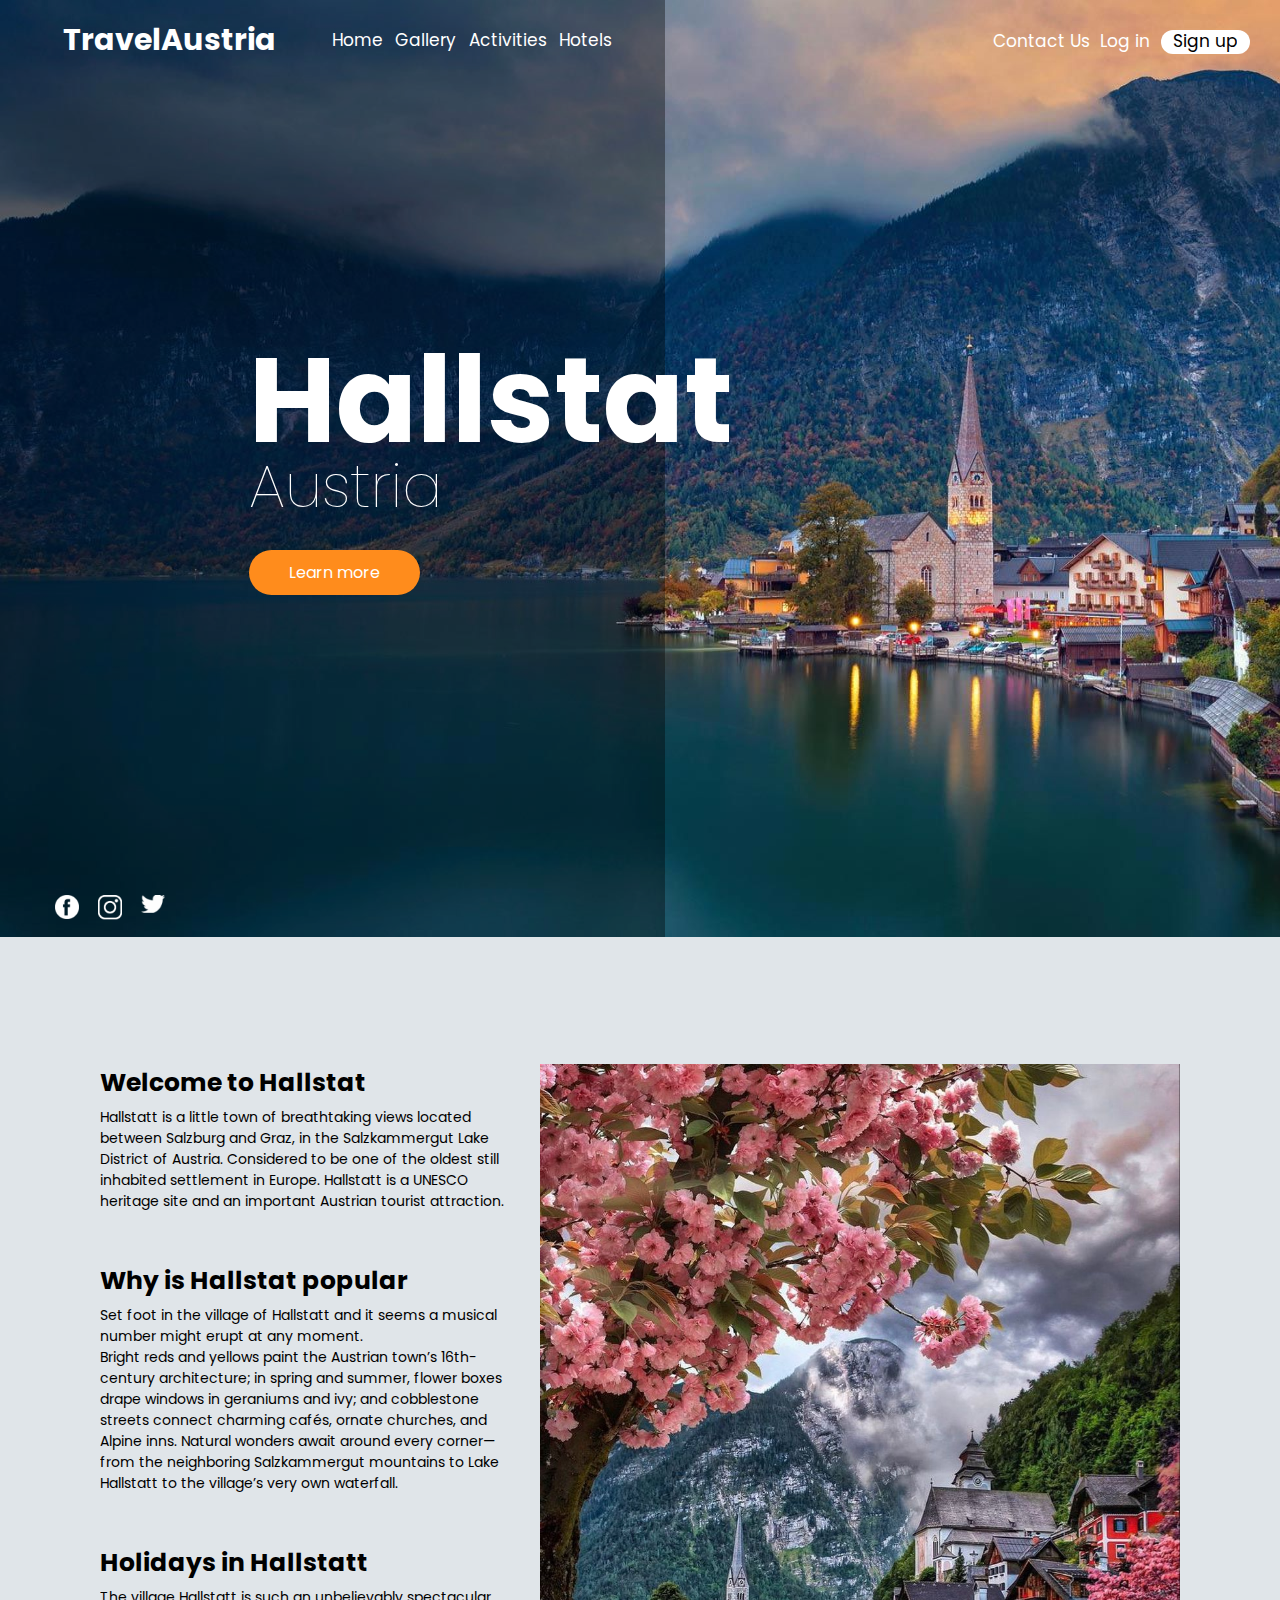
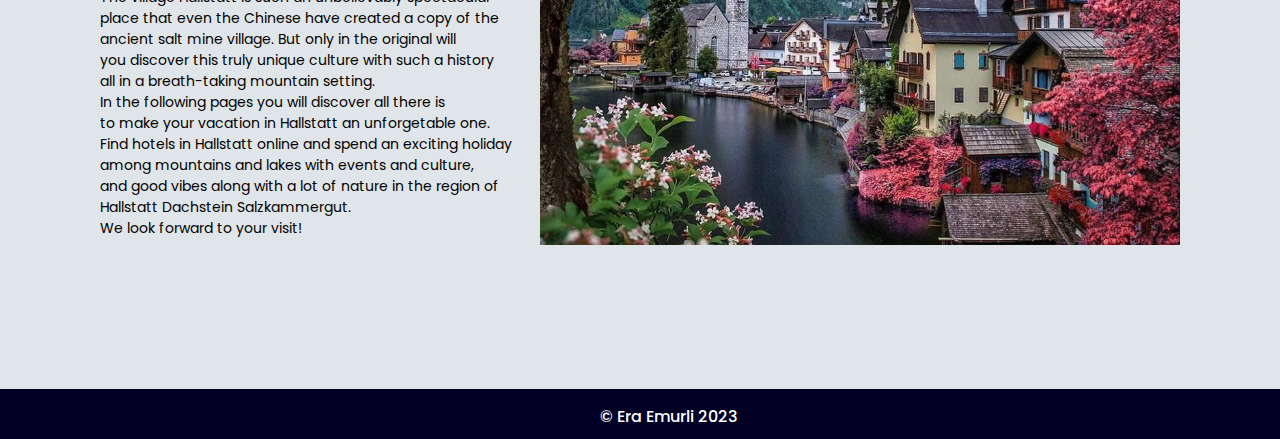
<file: index.html>
<!DOCTYPE html>
<html lang="en">
<head>
    <meta charset="UTF-8">
    <meta http-equiv="X-UA-Compatible" content="IE=edge">
    <meta name="viewport" content="width=device-width, initial-scale=1.0">
    <link rel="stylesheet" href="./style.css">
    <link href="https://fonts.googleapis.com/css2?family=Poppins:wght@100;400;700&display=swap" rel="stylesheet">
    <title>Travel Austria</title>
    <link rel="shortcut icon" type="image/x-icon" href="travel-austria-flag.jpg" />
</head>
<body>
    <img src="./Component 3 – 1.png" alt="" class="bg">
    <svg class="shadow" xmlns="http://www.w3.org/2000/svg" width="665" height="1080" viewBox="0 0 665 1080">
        <rect id="Rectangle_1" data-name="Rectangle 1" width="665" height="937"/>
      </svg>      
    <header>
        <div class="logo-container">
            <a href="./index.html" class="logoclick"><h4 class="logo" href=>TravelAustria</h4></a>
        </div>
        <nav>
            <ul class="nav-links">
                <li ><a class="nav-link" href="./index.html">Home</a></li>
                <li ><a class="nav-link" href="./gallery.html">Gallery</a></li>
                <li ><a class="nav-link" href="./activities.html">Activities</a></li>
                <li ><a class="nav-link" href="./pricing.html">Hotels</a></li> 
                
            </ul>
        </nav>
        
        <div class="sign">
            <svg xmlns="http://www.w3.org/2000/svg" width="89" height="24" viewBox="0 0 89 24" class="signupsvg">
                <rect id="Rectangle_5" data-name="Rectangle 5" width="89" height="24" rx="12" fill="#fff"/>
              </svg>              
            <ul class="sign-in">
                <li ><a class="contact" href="./contact.html">Contact Us</a></li>
                <li ><a class="login" href="./Login.html">Log in</a></li>
                <li ><a class="signup" href="./signup.html">Sign up</a></li>
            </ul>
            
        </div>
    </header>
    <main>
        <div class="title">
            <h4>Hallstat</h4>
            <h2>Austria</h2>
        </div>
        <div class="btn">
            
            <a href="#Heading_test"><button>Learn more</button></a>
        </div>
    </main> 
    <footer>
        <div class="socials">
            <a href="https://www.facebook.com/hallstattinfo/"target="_blank">
                <img src="./pngfind.com-facebook-logo-png-white-3168368.png" alt=""></a>
            <a href="https://www.instagram.com/visithallstatt/?hl=en" target="_blank">
                <img src="./pngfind.com-instagram-png-22629.png" alt=""></a>
            <a href="https://twitter.com/VisitHallstatt" target="_blank">
                <img src="./pngfind.com-logo-twitter-png-transparente-4542609.png" alt=""></a>
        </div>
    </footer>
    <img src="gallery/download (6).jpg" alt="" class="imgh">
    <div class="content">
        <div class="hallstattext" id="Heading_test">            
        
        <h1>Welcome to Hallstat</h1>
        <p>Hallstatt is a little town of breathtaking views located 
            <br> between Salzburg and Graz, in the Salzkammergut Lake 
            <br> District of Austria. Considered to be one of the oldest still
            <br> inhabited settlement in Europe. Hallstatt is a UNESCO 
            <br> heritage site and an important Austrian tourist attraction.</p>
        <h1 class="test" >Why is Hallstat popular</h1>
        <p>Set foot in the village of Hallstatt and it seems a musical 
            <br> number might erupt at any moment. 
            <br>Bright reds and yellows paint the Austrian town’s 16th- 
            <br> century architecture; in spring and summer, flower boxes 
            <br> drape windows in geraniums and ivy; and cobblestone 
            <br> streets connect charming cafés, ornate churches, and 
            <br> Alpine inns. Natural wonders await around every corner— 
            <br> from the neighboring Salzkammergut mountains to Lake 
            <br> Hallstatt to the village’s very own waterfall.</p>   

        <h1 class="test" >Holidays in Hallstatt</h1>
        <p>The village Hallstatt is such an unbelievably spectacular 
            <br>place that even the Chinese have created a copy of the 
            <br>ancient salt mine village. But only in the original will
            <br>you discover this truly unique culture with such a history
            <br>all in a breath-taking mountain setting.
            <br>In the following pages you will discover all there is
            <br>to make your vacation in Hallstatt an unforgetable one. 
            <br>Find hotels in Hallstatt online and spend an exciting holiday 
            <br>among mountains and lakes with events and culture,  
            <br>and good vibes along with a lot of nature in the region of 
            <br>Hallstatt Dachstein Salzkammergut. 
            <br>We look forward to your visit!</p>
        </div>
     
    </div>
    <div class="credits">
        <footer>
        <p>© Era Emurli 2023</p>   
    </footer>
    </div>
</body>
</html>
</file>
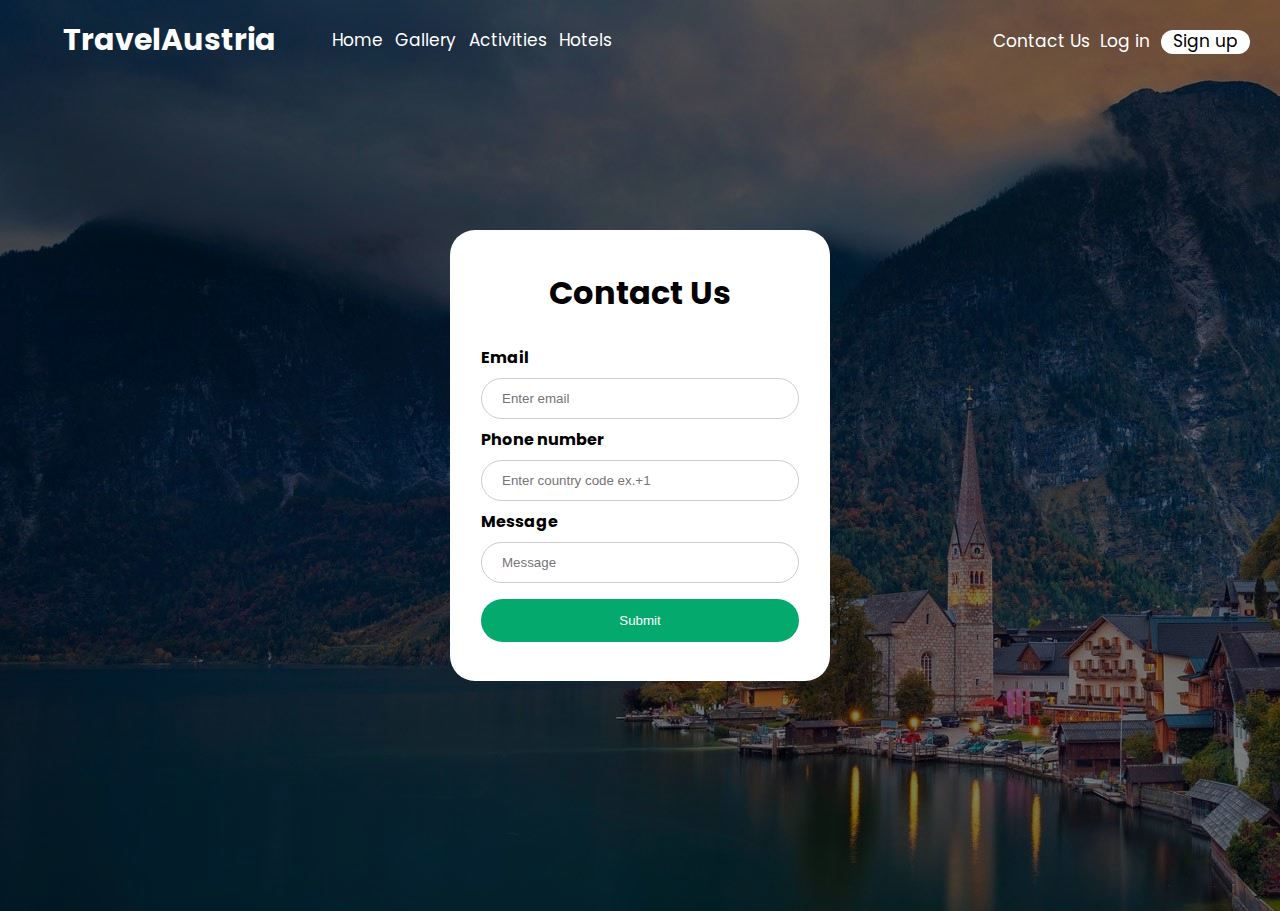
<file: contact.html>
<!DOCTYPE html>
<html lang="en">
<head>
    <meta charset="UTF-8">
    <meta http-equiv="X-UA-Compatible" content="IE=edge">
    <meta name="viewport" content="width=device-width, initial-scale=1.0">
    <link rel="stylesheet" href="./contactcss.css">
    <link href="https://fonts.googleapis.com/css2?family=Poppins:wght@100;400;700&display=swap" rel="stylesheet">
    <title>Contact Us</title>
    <link rel="shortcut icon" type="image/x-icon" href="travel-austria-flag.jpg" />
    </head>
    <body>     
        <header>
            <div class="logo-container">
                <a href="./index.html" class="logoclick"><h4 class="logo" href= >TravelAustria</h4></a>
            </div>
            <nav>
                <ul class="nav-links">
                    <li ><a class="nav-link" href="./index.html">Home</a></li>
                    <li ><a class="nav-link" href="./gallery.html">Gallery</a></li>
                    <li ><a class="nav-link" href="./activities.html">Activities</a></li>
                    <li ><a class="nav-link" href="./pricing.html">Hotels</a></li>
                </ul>
            </nav>
            
            <div class="sign">
                <svg xmlns="http://www.w3.org/2000/svg" width="89" height="24" viewBox="0 0 89 24" class="signupsvg">
                    <rect id="Rectangle_5" data-name="Rectangle 5" width="89" height="24" rx="12" fill="#fff"/>
                </svg>              
                <ul class="sign-in">
                    <li ><a class="contact" href="./contact.html">Contact Us</a></li>
                    <li ><a class="login" href="./Login.html">Log in</a></li>
                    <li ><a class="signup" href="./signup.html">Sign up</a></li>
                </ul>
                
            </div>
        </header>
        <main>
        <form action="#" method="post">
            <div class="logintexts">
            <h1>Contact Us</h1>
            </div>
        
            <div class="container">
            <label for="email"><b>Email</b></label>
            <input type="text" placeholder="Enter email" name="uname" required>

            <label for="number"><b>Phone number</b></label>
            <input type="text" placeholder="Enter country code ex.+1" name="uname" required>
        
            <label for="text"><b>Message</b></label>
            <input type="text" placeholder="Message" name="psw" required>
        
            <button type="submit">Submit</button>
            
            </div>
        </form>
        
        </main>
    </body>
</html>
</file>
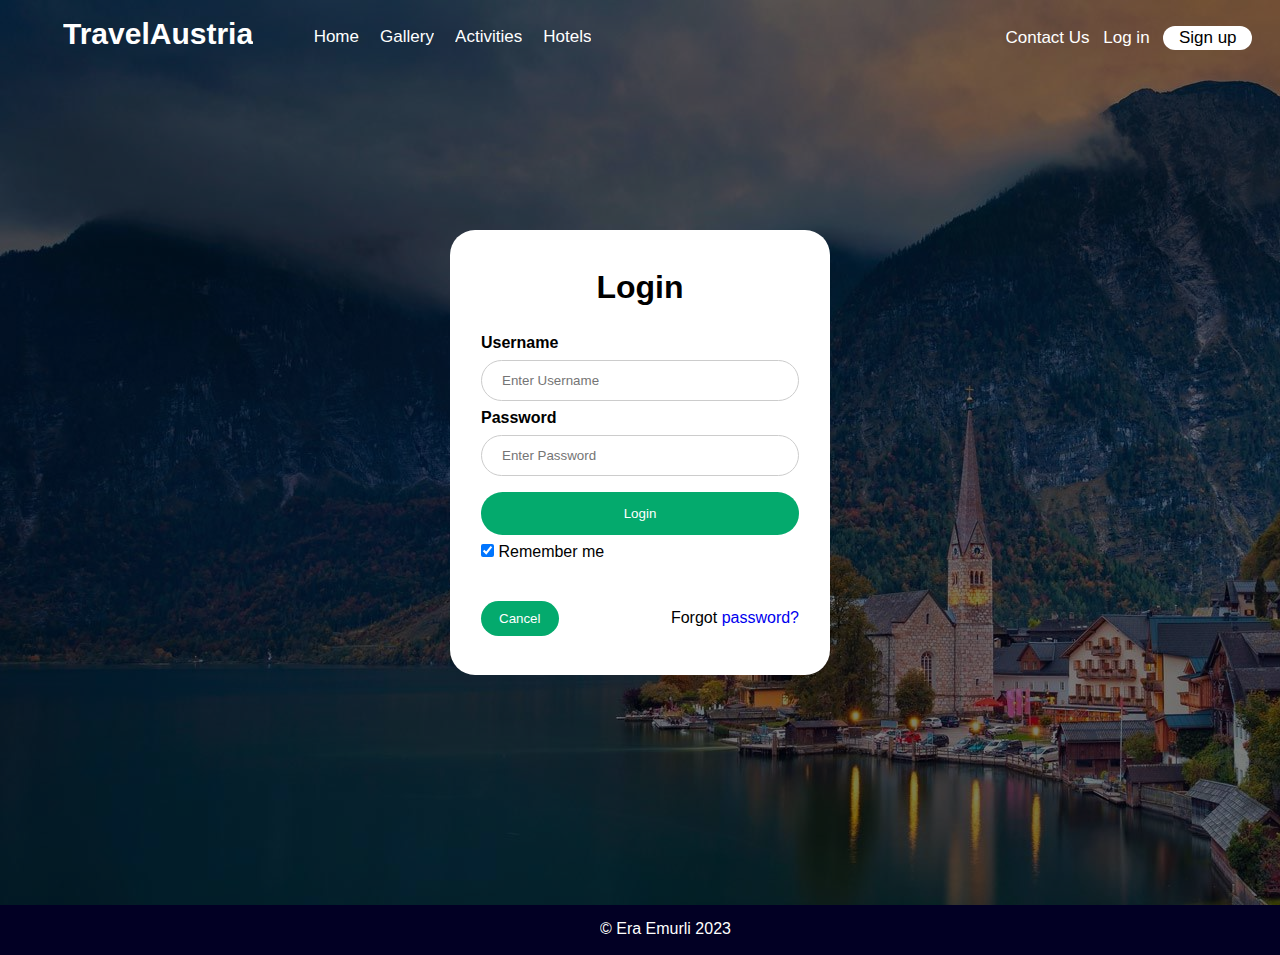
<file: Login.html>
<!DOCTYPE html>
<html lang="en">
<head>
    <meta charset="UTF-8">
    <meta http-equiv="X-UA-Compatible" content="IE=edge">
    <meta name="viewport" content="width=device-width, initial-scale=1.0">
    <link rel="stylesheet" href="./loginmain.css">
    <title>Login</title>
    <link rel="shortcut icon" type="image/x-icon" href="travel-austria-flag.jpg" />
</head>
<body>
    <header>
        <div class="logo-container">
            <a href="./index.html" class="logoclick"><h4 class="logo" href= >TravelAustria</h4></a>
        </div>
        <nav>
            <ul class="nav-links">
                <li ><a class="nav-link" href="./index.html">Home</a></li>
                <li ><a class="nav-link" href="./gallery.html">Gallery</a></li>
                <li ><a class="nav-link" href="./activities.html">Activities</a></li>
                <li ><a class="nav-link" href="./pricing.html">Hotels</a></li>
            </ul>
        </nav>
        <div class="sign">             
            </div>
            <svg xmlns="http://www.w3.org/2000/svg" width="89" height="24" viewBox="0 0 89 24" class="signupsvg">
                <rect id="Rectangle_5" data-name="Rectangle 5" width="89" height="24" rx="12" fill="#fff"/>
              </svg>              
            <ul class="sign-in">
                <li ><a class="contact" href="./contact.html">Contact Us</a></li>
                <li ><a class="login" href="./Login.html">Log in</a></li>
                <li ><a class="signup" href="./signup.html">Sign up</a></li>
            </ul>
            
        </div>
    </header>
    <form action="#" method="post">
        <div class="logintexts">
          <h1>Login</h1>
        </div>
      
        <div class="container">
          <label for="uname"><b>Username</b></label>
          <input type="text" placeholder="Enter Username" name="uname" required>
      
          <label for="psw"><b>Password</b></label>
          <input type="password" placeholder="Enter Password" name="psw" required>
      
          <button type="submit">Login</button>
          <label>
            <input type="checkbox" checked="checked" name="remember"> Remember me
          </label>
        </div>
      
        <div class="container">
          <a href="./index.html"><button type="button" class="cancelbtn">Cancel</button></a>
          <span class="psw">Forgot <a href="#">password?</a></span>
        </div>
      </form>
      <div class="credits">
        <footer>
        <p>© Era Emurli 2023</p>   
    </footer>
    </div>
</body>
</html>
</file>
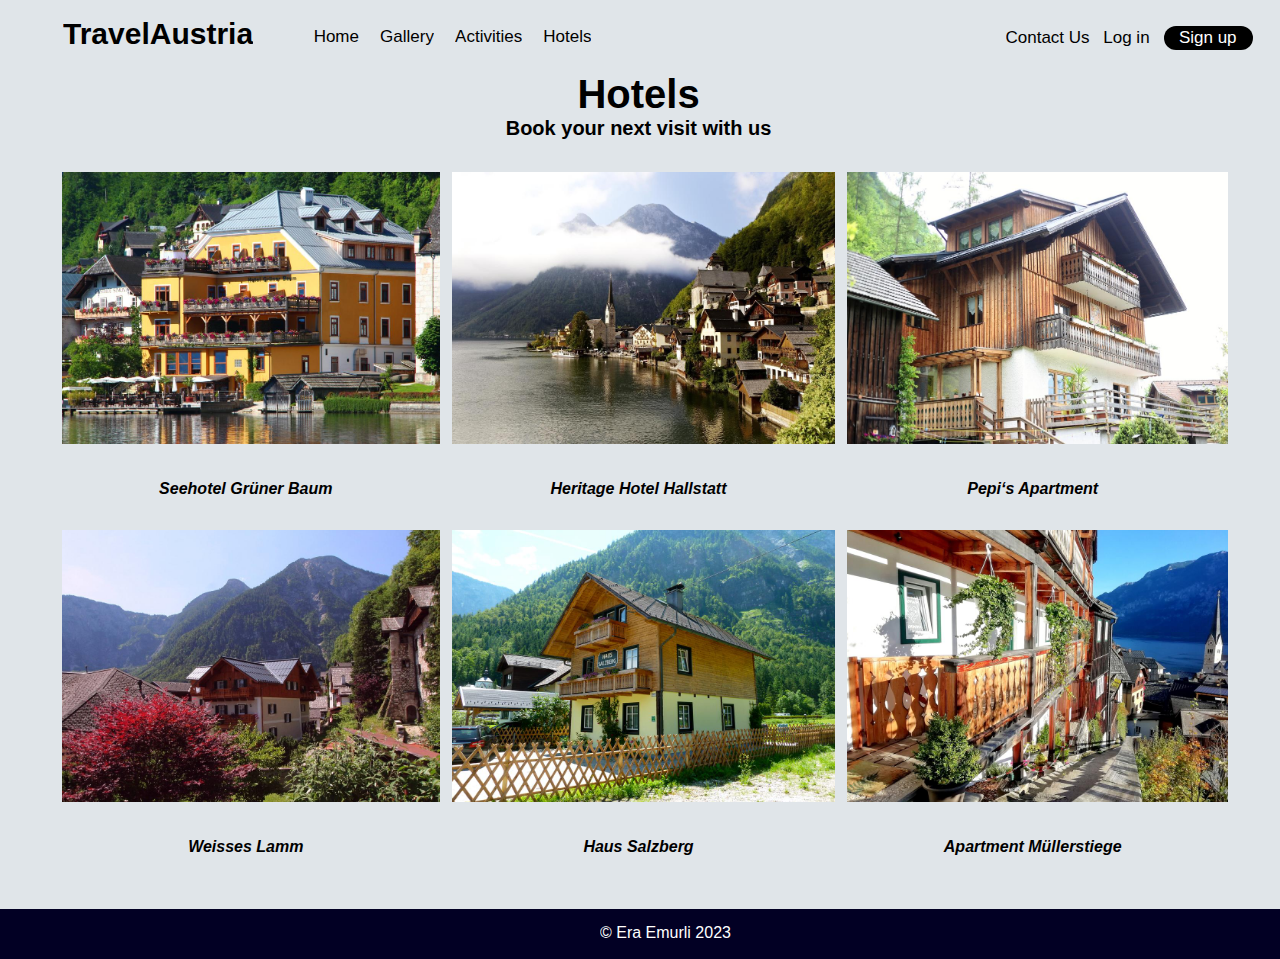
<file: pricing.html>
<!DOCTYPE html>
<html lang="en">
<head>
    <meta charset="UTF-8">
    <meta http-equiv="X-UA-Compatible" content="IE=edge">
    <meta name="viewport" content="width=device-width, initial-scale=1.0">
    <link rel="stylesheet" href="./pricingcss.css">
    <title>Hotels</title>
    <link rel="shortcut icon" type="image/x-icon" href="travel-austria-flag.jpg" />
</head>
<body>
    <header>
        <div class="logo-container">
            <a href="./index.html" class="logoclick"><h4 class="logo" href= >TravelAustria</h4></a>
        </div>
        <nav>
            <ul class="nav-links">
                <li ><a class="nav-link" href="./index.html">Home</a></li>
                <li ><a class="nav-link" href="./gallery.html">Gallery</a></li>
                <li ><a class="nav-link" href="./activities.html">Activities</a></li>
                <li ><a class="nav-link" href="./pricing.html">Hotels</a></li>
            </ul>
        </nav>
        <div class="sign">             
            </div>
            <svg xmlns="http://www.w3.org/2000/svg" width="89" height="24" viewBox="0 0 89 24" class="signupsvg">
                <rect id="Rectangle_5" data-name="Rectangle 5" width="89" height="24" rx="12" fill="black"/>
              </svg>              
            <ul class="sign-in">
                <li ><a class="contact" href="./contact.html">Contact Us</a></li>
                <li ><a class="login" href="./Login.html">Log in</a></li>
                <li ><a class="signup" href="./signup.html">Sign up</a></li>
            </ul>
            
        </div>
    </header>
    <main>
        <table>
            <tr>
                <th></th>
                <th >Hotels <br> <p>Book your next visit with us</p></th>
            </tr>
            <tr>
                <td> <a href=
                    "https://www.booking.com/hotel/at/seehotel-gruner-baum.en-gb.html?aid=356980;label=gog235jc-1FCAMoDkIJaGFsbHN0YXR0SDNYA2iTAYgBAZgBCbgBF8gBDNgBAegBAfgBDIgCAagCA7gC-tXNhQbAAgHSAiQyYTE5Zjk4MC1iNGRlLTRmMDMtYmM0Ni0xYjI2ZGE5MWE5MjHYAgbgAgE;sid=b01b96c036324214a217186795d2e7b1;dest_id=-1979686;dest_type=city;dist=0;group_adults=2;group_children=0;hapos=1;hpos=1;no_rooms=1;room1=A%2CA;sb_price_type=total;sr_order=popularity;srepoch=1622371072;srpvid=8f824ac0853a0118;type=total;ucfs=1;sig=v1OG7cFdx6#hotelTmpl" 
                     target=”_blank”> <img src="./89822667.jpg" alt="" width="300px" height="272px"> </a></td>
                <td> <a href=
                    "https://www.booking.com/hotel/at/heritage-hallstatt.en-gb.html?aid=356980;label=gog235jc-1FCAMoDkIJaGFsbHN0YXR0SDNYA2iTAYgBAZgBCbgBF8gBDNgBAegBAfgBDIgCAagCA7gC-tXNhQbAAgHSAiQyYTE5Zjk4MC1iNGRlLTRmMDMtYmM0Ni0xYjI2ZGE5MWE5MjHYAgbgAgE;sid=b01b96c036324214a217186795d2e7b1;dest_id=-1979686;dest_type=city;dist=0;group_adults=2;group_children=0;hapos=2;hpos=2;no_rooms=1;room1=A%2CA;sb_price_type=total;sr_order=popularity;srepoch=1622371072;srpvid=8f824ac0853a0118;type=total;ucfs=1;sig=v1zVd13gcz#hotelTmpl" 
                     target=”_blank”><img src="./17831473.jpg" alt="" width="300px" height="272px"></a></td>
                <td> <a href=
                    "https://www.booking.com/hotel/at/pepis-apartment.en-gb.html?aid=356980&label=gog235jc-1FCAMoDkIJaGFsbHN0YXR0SDNYA2iTAYgBAZgBCbgBF8gBDNgBAegBAfgBDIgCAagCA7gC-tXNhQbAAgHSAiQyYTE5Zjk4MC1iNGRlLTRmMDMtYmM0Ni0xYjI2ZGE5MWE5MjHYAgbgAgE&sid=b01b96c036324214a217186795d2e7b1&dest_id=-1979686&dest_type=city&group_adults=2&group_children=0&hapos=4&hpos=4&no_rooms=1&sr_order=popularity&srepoch=1622371072&srpvid=8f824ac0853a0118&ucfs=1&sig=v1WYGicl75&from=searchresults;highlight_room=#hotelTmpl" 
                     target=”_blank”><img src="./141316920.jpg" alt="" width="300px" height="272px"></a></td>
            </tr>
            <tr>
                <td class="ttext">Seehotel Grüner Baum </td>
                <td class="ttext">Heritage Hotel Hallstatt</td>
                <td class="ttext">Pepi‘s Apartment</td>
            </tr>
            <tr>
                <td><a href=
                    "https://www.booking.com/hotel/at/weisses-lamm.en-gb.html?aid=356980&label=gog235jc-1FCAMoDkIJaGFsbHN0YXR0SDNYA2iTAYgBAZgBCbgBF8gBDNgBAegBAfgBDIgCAagCA7gC-tXNhQbAAgHSAiQyYTE5Zjk4MC1iNGRlLTRmMDMtYmM0Ni0xYjI2ZGE5MWE5MjHYAgbgAgE&sid=b01b96c036324214a217186795d2e7b1&dest_id=-1979686&dest_type=city&dist=0&group_adults=2&group_children=0&hapos=3&hpos=3&no_rooms=1&room1=A%2CA&sb_price_type=total&sr_order=popularity&srepoch=1622371072&srpvid=8f824ac0853a0118&type=total&ucfs=1&sig=v1BBOhsyxz&activeTab=main" 
                     target=”_blank”><img src="./186766752.jpg" alt="" width="300px" height="272px"></a></td>
                <td><a href=
                    "https://www.booking.com/hotel/at/ferienhaus-salzberg.en-gb.html?aid=356980&label=gog235jc-1FCAMoDkIJaGFsbHN0YXR0SDNYA2iTAYgBAZgBCbgBF8gBDNgBAegBAfgBDIgCAagCA7gC-tXNhQbAAgHSAiQyYTE5Zjk4MC1iNGRlLTRmMDMtYmM0Ni0xYjI2ZGE5MWE5MjHYAgbgAgE&sid=b01b96c036324214a217186795d2e7b1&dest_id=-1979686&dest_type=city&dist=0&group_adults=2&group_children=0&hapos=5&hpos=5&no_rooms=1&room1=A%2CA&sb_price_type=total&sr_order=popularity&srepoch=1622371072&srpvid=8f824ac0853a0118&type=total&ucfs=1&sig=v1KoNS0Mx1&activeTab=main"
                     target=”_blank”><img src="./73473635.jpg" alt="" width="300px" height="272px"> </a></td>
                <td><a href=
                    "https://www.booking.com/hotel/at/apartment-mullerstiege.en-gb.html?aid=356980&label=gog235jc-1FCAMoDkIJaGFsbHN0YXR0SDNYA2iTAYgBAZgBCbgBF8gBDNgBAegBAfgBDIgCAagCA7gC-tXNhQbAAgHSAiQyYTE5Zjk4MC1iNGRlLTRmMDMtYmM0Ni0xYjI2ZGE5MWE5MjHYAgbgAgE&sid=b01b96c036324214a217186795d2e7b1&dest_id=-1979686&dest_type=city&dist=0&group_adults=2&group_children=0&hapos=14&hpos=14&no_rooms=1&room1=A%2CA&sb_price_type=total&sr_order=popularity&srepoch=1622371072&srpvid=8f824ac0853a0118&type=total&ucfs=1&sig=v1W0sX9_vi&activeTab=main" 
                     target=”_blank”> <img src="./272463777.jpg" alt="" width="300px" height="272px"></a></td>
            </tr>
            <tr>
                <td class="ttext">Weisses Lamm</td>
                <td class="ttext">Haus Salzberg</td>
                <td class="ttext">Apartment Müllerstiege</td>
            </tr>
        </table>
    </main>
    <div class="credits">
        <footer>
        <p>© Era Emurli 2023</p>   
    </footer>
    </div>
</body>
</html>
</file>
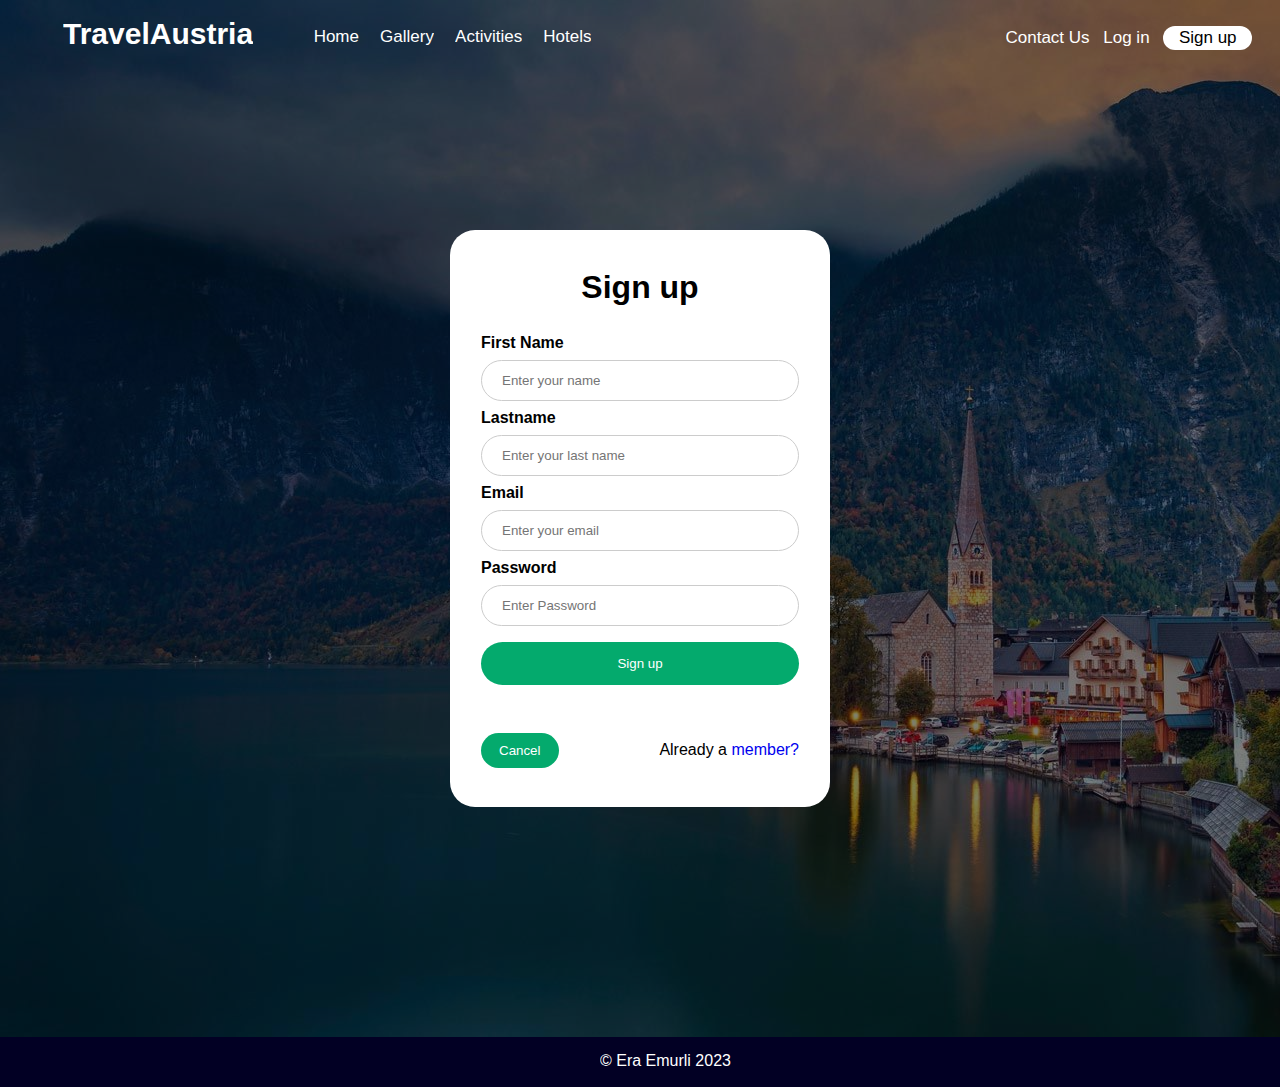
<file: signup.html>
<!DOCTYPE html>
<html lang="en">
<head>
    <meta charset="UTF-8">
    <meta http-equiv="X-UA-Compatible" content="IE=edge">
    <meta name="viewport" content="width=device-width, initial-scale=1.0">
    <link rel="stylesheet" href="./signupcss.css">
    <title>Sign up</title>
    <link rel="shortcut icon" type="image/x-icon" href="travel-austria-flag.jpg" />
</head>
<body>
    <header>
        <div class="logo-container">
            <a href="./index.html" class="logoclick"><h4 class="logo" href= >TravelAustria</h4></a>
        </div>
        <nav>
            <ul class="nav-links">
                <li ><a class="nav-link" href="./index.html">Home</a></li>
                <li ><a class="nav-link" href="./gallery.html">Gallery</a></li>
                <li ><a class="nav-link" href="./activities.html">Activities</a></li>
                <li ><a class="nav-link" href="./pricing.html">Hotels</a></li>
            </ul>
        </nav>
        <div class="sign">             
            </div>
            <svg xmlns="http://www.w3.org/2000/svg" width="89" height="24" viewBox="0 0 89 24" class="signupsvg">
                <rect id="Rectangle_5" data-name="Rectangle 5" width="89" height="24" rx="12" fill="#fff"/>
              </svg>              
            <ul class="sign-in">
                <li ><a class="contact" href="./contact.html">Contact Us</a></li>
                <li ><a class="login" href="./Login.html">Log in</a></li>
                <li ><a class="signup" href="./signup.html">Sign up</a></li>
            </ul>
            
        </div>
    </header>
    <form action="#" method="post">
        <div class="logintexts">
          <h1>Sign up</h1>
        </div>
      
        <div class="container">
          <label for="name"><b>First Name </b></label>
          <input type="text" placeholder="Enter your name" name="uname" required>

          <label for="name"><b>Lastname</b></label>
          <input type="text" placeholder="Enter your last name" name="uname" required>
          
          <label for="email"><b>Email</b></label>
          <input type="text" placeholder="Enter your email" name="uname" required>
      
          <label for="psw"><b>Password</b></label>
          <input type="password" placeholder="Enter Password" name="psw" required>
      
          <a href="./index.html"><button type="submit">Sign up</button></a>
        </div>
      
        <div class="container">
          <a href="./index.html"><button type="button" class="cancelbtn">Cancel</button></a>
          <span class="psw">Already a  <a href="./Login.html">member?</a></span>
        </div>
      </form>
      <div class="credits">
        <footer>
        <p>© Era Emurli 2023</p>   
    </footer>
    </div>
</body>
</html>
</file>
<file: style.css>
*{
    margin: 0px;
    padding: 0px;
    box-sizing: border-box;
    overflow-x: hidden;

    text-decoration: none;
    list-style: none;

    scroll-behavior: smooth;
}

body {
    background-color: rgb(224, 229, 233);
    font-family: 'Poppins', sans-serif;
}
.bg{
    z-index: -1;
    position: relative;
    top: 0;
    left: 0;
    height: 937px;
    width: 1920px;
}
.shadow{
    position: absolute;
    top: 0px;
    left: 0px;
    opacity: 37%;
}

header{
    width: 97%;
    margin: 40px 8px;
    align-items: center;
    margin-top: 5px;
    position: absolute;
    position: absolute; 
    top: 7px;
    left: 50px;

}

.logo-container{
    float: left;
}

.logo{
    font-weight: 700;
    margin: 5px;
    font-size: 30px;
    color: white;
    margin-right: 50px;
    
}
.logoclick{
    text-decoration: none;
}

.nav-link{ 
    
    color: white;
    font-size: 17px;
}
.nav-links{
    display: flex;
    justify-content: space-around;
    width: 20%;
    float: center;
    margin-top: 15px;
}
.contact{
    font-weight: 400;
    font-size: 15px;
    color: white;
    font-size: 17px;
    text-decoration: none;
    margin-right: 110px;
    position: absolute;
    top: 16px;
    right: 100px;
}
.sign{
    float: right;
}
.sign-in{
    list-style: none;
    margin-left:20px;

}
.login {
    font-weight: 400;
    font-size: 15px;
    color: white;
    font-size: 17px;
    text-decoration: none;
    margin-right: 110px;
    position: absolute;
    top: 16px;
    right: 40px;
}

.signupsvg{
    z-index: -1;
    position: absolute;
    top: 18px;
    right: 50px;
}

.signup{
    font-weight: 400;
    font-size: 10;
    color:black;
    font-size: 17px;
    text-decoration: none;
    position: absolute;
    right: 63px;
    top: 16px;
}

.title{
    position: absolute;
    top: 310px;
    left: 249px;
}
.title h4{
    font-size: 120px;
    font-weight: bold;
    color: white;
    
} 
.title h2 {
    margin-top: -49px;
    font-size: 60px;
    font-weight: 100;
    color: white;
}
.btn{
    position: absolute;
    top: 550px;
    left: 249px;
}
.btn button{
    padding: 10px 40px;
    border: none;
    font: inherit;
    color: white;
    background-color: #FF8C1C;
    border-radius: 25px;
}
.socials{
    display: flex;
    position: absolute;
    top: 890px;
    left: 50px;
}
.socials img{
    padding: 5px;
    width: 80%;
}

.hallstattext{
    margin-top: 120px;
    margin-left: 100px;
    margin-bottom: 50px;
    float: left;
}
.hallstattext h1{
    font-size: 40px;
    animation: mymove 1s infinite;
    animation: slidein 3s;
}

.hallstattext p{
    -webkit-line-clamp: 5;
    margin-bottom: 50px;
    margin-top: 5px;
    animation: slidein 3s ;
    visibility: visible;
}

.imgh{
    float: right;
    margin-right: 210px;
    margin-top: 120px;
    width: 50%;
    animation: slidein 3s;
}



.credits{
    color: white;
    bottom: 15px;
    background: rgb(2,0,36);
    background: linear-gradient(225deg, rgba(2,0,36,1) 100%, rgba(41,69,129,1) 100%, rgba(75,103,152,1) 100%);
    width: 100%;
    height: 50px;
    margin-top: 50px;
}

.credits p{
    margin-left: 900px;
    margin-top: 15px;
    font-weight: 500;
}

button:hover {
    opacity: 0.8;
  }

  @media screen and (max-width: 1800px) {
    .nav-links{
        display: flex;
        justify-content: space-around;
        width: 23%;
        float: center;
        margin-top: 15px;
    }
    .imgh{
        float: right;
        margin-right: 100px;
        margin-top: 120px;
        width: 50%;
        animation: slidein 3s;
    }
    .hallstattext h1{
        font-size: 25px;
        animation: mymove 1s infinite;
        animation: slidein 3s;
    }
    
    .hallstattext p{
        font-size: 14px;
        -webkit-line-clamp: 5;
        margin-bottom: 50px;
        margin-top: 5px;
        animation: slidein 3s ;
        visibility: visible;
    }
    .credits p{
        margin-left: 600px;
        margin-top: 15px;
        font-weight: 500;
    }
  }

  @media screen and (max-width: 1700px) {
    .nav-links{
        display: flex;
        justify-content: space-around;
        width: 25%;
        float: center;
        margin-top: 15px;
    }
  }
  @media screen and (max-width: 1450px) {
    .nav-links{
        display: flex;
        justify-content: space-around;
        width: 30%;
        float: center;
        margin-top: 15px;
    }
  }

  @media screen and (max-width: 1250px) {
    .nav-links{
        display: flex;
        justify-content: space-around;
        width: 33%;
        float: center;
        margin-top: 15px;
    }
    .imgh{
        float: right;
        margin-right: 50px;
        margin-top: 120px;
        width: 50%;
        animation: slidein 3s;
    }
  }

  @media screen and (max-width: 1110px) {
    .nav-links{
        display: flex;
        justify-content: space-around;
        width: 38%;
        float: center;
        margin-top: 15px;
    }
    .imgh{
        float: right;
        margin-right: 30px;
        margin-top: 120px;
        width: 50%;
        animation: slidein 3s;
    }
  }

  @keyframes slidein {
    from {
      transform: translatey(10%);
    }
  
    to {
      transform: translatey(0%);
    }
  }
</file>
<file: contactcss.css>
*{
    margin: 0px;
    padding: 0px;
    box-sizing: border-box;
    overflow-x: hidden;

    text-decoration: none;
    list-style: none;

    scroll-behavior: smooth;
    
}

body {
    font-family: 'Poppins', sans-serif;
    background-image: linear-gradient(rgba(0 , 0 ,0 ,0.5),rgba(0 , 0 ,0 ,0.5)), url(./Component\ 3\ –\ 1.png);
}
.bg{
    z-index: -1;
    position: relative;
    top: 0;
    left: 0;
    height: 937px;
    width: 1920px;
    
}

header{
    width: 97%;
    margin: 40px 8px;
    align-items: center;
    margin-top: 5px;
    position: absolute;
    position: absolute; 
    top: 7px;
    left: 50px;
    

}

.logo-container{
    float: left;
}

.logo{
    font-weight: 700;
    margin: 5px;
    font-size: 30px;
    color: white;
    margin-right: 50px;
    
}
.logoclick{
    text-decoration: none;
}

.nav-link{ 
    
    color: white;
    font-size: 17px;
}
.nav-links{
    display: flex;
    justify-content: space-around;
    width: 20%;
    float: center;
    margin-top: 15px;
}

.sign{
    float: right;
}
.contact{
  font-weight: 400;
  font-size: 15px;
  color: white;
  font-size: 17px;
  text-decoration: none;
  margin-right: 110px;
  position: absolute;
  top: 16px;
  right: 100px;
}
.sign-in{
    list-style: none;
    margin-left:20px;
}
.login {
    font-weight: 400;
    font-size: 15px;
    color: white;
    font-size: 17px;
    text-decoration: none;
    margin-right: 110px;
    position: absolute;
    top: 16px;
    right: 40px;
}

.signupsvg{
    z-index: -1;
    position: absolute;
    top: 18px;
    right: 50px;
}

.signup{
    font-weight: 400;
    font-size: 10;
    color:black;
    font-size: 17px;
    text-decoration: none;
    position: absolute;
    right: 63px;
    top: 16px;
}

form {
    float: right;
    margin: 230px 700px;
    background-color: white;
    border-radius: 25px;
    padding: 15px 15px;
  }
  input[type=text], input[type=password] {
    width: 100%;
    padding: 12px 20px;
    margin: 8px 0;
    display: inline-block;
    border: 1px solid #ccc;
    border-radius: 25px;
    box-sizing: border-box;
  }
  

  button {
    background-color: #04AA6D;
    color: white;
    padding: 14px 20px;
    margin: 8px 0;
    border: none;
    cursor: pointer;
    width: 100%;
    border-radius: 25px;
  }
  

  button:hover {
    opacity: 0.8;
  }
  
  .cancelbtn {
    width: auto;
    padding: 10px 18px;
  }
  
  .logintexts {
    text-align: center;
    margin: 24px 0 12px 0;
    font-weight: 800;
  }
  
  
  .container {
    padding: 16px;
  }
  
  span.psw {
    float: right;
    padding-top: 16px;
  }
  
.info{
    float: left;
    margin: 150px;
}
  @media screen and (max-width: 300px) {
    span.psw {
      display: block;
      float: none;
    }
    .cancelbtn {
      width: 100%;
    }
    
  }

  @media screen and (max-width: 1800px) {
    .nav-links{
        display: flex;
        justify-content: space-around;
        width: 23%;
        float: center;
        margin-top: 15px;
    }
    form {
      float: right;
      margin: 230px 600px;
      background-color: white;
      border-radius: 25px;
      padding: 15px 15px;
    }
  }

  @media screen and (max-width: 1700px) {
    .nav-links{
        display: flex;
        justify-content: space-around;
        width: 25%;
        float: center;
        margin-top: 15px;
    }
  }

  @media screen and (max-width: 1600px) {
    .nav-links{
        display: flex;
        justify-content: space-around;
        width: 25%;
        float: center;
        margin-top: 15px;
    }
    form {
      float: right;
      margin: 230px 500px;
      background-color: white;
      border-radius: 25px;
      padding: 15px 15px;
    }
  }
  @media screen and (max-width: 1450px) {
    .nav-links{
        display: flex;
        justify-content: space-around;
        width: 30%;
        float: center;
        margin-top: 15px;
    }
    form {
      float: right;
      margin: 230px 500px;
      background-color: white;
      border-radius: 25px;
      padding: 15px 15px;
    }
  }

  @media screen and (max-width: 1400px) {
    form {
      float: right;
      margin: 230px 450px;
      background-color: white;
      border-radius: 25px;
      padding: 15px 15px;
    }
  }

  @media screen and (max-width: 1250px) {
    .nav-links{
        display: flex;
        justify-content: space-around;
        width: 33%;
        float: center;
        margin-top: 15px;
    }
    form {
      float: right;
      margin: 230px 300px;
      background-color: white;
      border-radius: 25px;
      padding: 15px 15px;
    }
  }

  @media screen and (max-width: 1110px) {
    .nav-links{
        display: flex;
        justify-content: space-around;
        width: 38%;
        float: center;
        margin-top: 15px;
    }

  }

  @keyframes slidein {
    from {
      transform: translatey(10%);
    }
  
    to {
      transform: translatey(0%);
    }
  }
</file>
<file: loginmain.css>
*{
    margin: 0px;
    padding: 0px;
    box-sizing: border-box;
    overflow-x: hidden;

    text-decoration: none;
    list-style: none;

    scroll-behavior: smooth;
}

body {
    font-family: 'Poppins', sans-serif;
    background-image: linear-gradient(rgba(0 , 0 ,0 ,0.5),rgba(0 , 0 ,0 ,0.5)), url(./Component\ 3\ –\ 1.png);
}
.bg{
    z-index: -1;
    position: relative;
    top: 0;
    left: 0;
    height: 937px;
    width: 1920px;
}
header{
    width: 97%;
    margin: 40px 8px;
    align-items: center;
    margin-top: 5px;
    position: absolute;
    position: absolute; 
    top: 7px;
    left: 50px;

}
.logo-container{
    float: left;
}

.logo{
    font-weight: 700;
    margin: 5px;
    font-size: 30px;
    color: white;
    margin-right: 50px;
    
}
.logoclick{
    text-decoration: none;
}

.nav-link{ 
    
    color:white;
    font-size: 17px;
}
.nav-links{
    display: flex;
    justify-content: space-around;
    width: 20%;
    float: center;
    margin-top: 15px;
}
.contact{
  font-weight: 400;
  font-size: 15px;
  color: white;
  font-size: 17px;
  text-decoration: none;
  margin-right: 110px;
  position: absolute;
  top: 16px;
  right: 100px;
}
.sign{
    float: right;
}
.sign-in{
    list-style: none;
    margin-left:20px;
}
.login {
    font-weight: 400;
    font-size: 15px;
    color: white;
    font-size: 17px;
    text-decoration: none;
    margin-right: 110px;
    position: absolute;
    top: 16px;
    right: 40px;
}

.signupsvg{
    z-index: -1;
    position: absolute;
    top: 14px;
    right: 48px;
}

.signup{
    font-weight: 400;
    font-size: 10;
    color:black;
    font-size: 17px;
    text-decoration: none;
    position: absolute;
    right: 63px;
    top: 16px;
}
form {
    margin: 230px 750px;
    background-color: white;
    border-radius: 25px;
    padding: 15px 15px;
  }
  input[type=text], input[type=password] {
    width: 100%;
    padding: 12px 20px;
    margin: 8px 0;
    display: inline-block;
    border: 1px solid #ccc;
    border-radius: 25px;
    box-sizing: border-box;
  }
  

  button {
    background-color: #04AA6D;
    color: white;
    padding: 14px 20px;
    margin: 8px 0;
    border: none;
    cursor: pointer;
    width: 100%;
    border-radius: 25px;
  }
  

  button:hover {
    opacity: 0.8;
  }
  
  .cancelbtn {
    width: auto;
    padding: 10px 18px;
  }
  
  .logintexts {
    text-align: center;
    margin: 24px 0 12px 0;
    font-weight: 800;
  }
  
  
  .container {
    padding: 16px;
  }
  
  span.psw {
    float: right;
    padding-top: 16px;
  }
  
  .credits{
    color: white;
    bottom: 15px;
    background: rgb(2,0,36);
    background: linear-gradient(225deg, rgba(2,0,36,1) 100%, rgba(41,69,129,1) 100%, rgba(75,103,152,1) 100%);
    width: 100%;
    height: 50px;
    margin-top: 50px;
}

.credits p{
    margin-left: 600px;
    margin-top: 15px;
    font-weight: 500;
}
  @media screen and (max-width: 300px) {
    span.psw {
      display: block;
      float: none;
    }
    .cancelbtn {
      width: 100%;
    }
  }

  @media screen and (max-width: 300px) {
    span.psw {
      display: block;
      float: none;
    }
    .cancelbtn {
      width: 100%;
    }
    
  }

  @media screen and (max-width: 1800px) {
    .nav-links{
        display: flex;
        justify-content: space-around;
        width: 23%;
        float: center;
        margin-top: 15px;
    }
    form {
      float: right;
      margin: 230px 600px;
      background-color: white;
      border-radius: 25px;
      padding: 15px 15px;
    }
  }

  @media screen and (max-width: 1700px) {
    .nav-links{
        display: flex;
        justify-content: space-around;
        width: 25%;
        float: center;
        margin-top: 15px;
    }
  }

  @media screen and (max-width: 1600px) {
    .nav-links{
        display: flex;
        justify-content: space-around;
        width: 25%;
        float: center;
        margin-top: 15px;
    }
    form {
      float: right;
      margin: 230px 500px;
      background-color: white;
      border-radius: 25px;
      padding: 15px 15px;
    }
  }
  @media screen and (max-width: 1450px) {
    .nav-links{
        display: flex;
        justify-content: space-around;
        width: 30%;
        float: center;
        margin-top: 15px;
    }
    form {
      float: right;
      margin: 230px 500px;
      background-color: white;
      border-radius: 25px;
      padding: 15px 15px;
    }
  }

  @media screen and (max-width: 1400px) {
    form {
      float: right;
      margin: 230px 450px;
      background-color: white;
      border-radius: 25px;
      padding: 15px 15px;
    }
  }

  @media screen and (max-width: 1250px) {
    .nav-links{
        display: flex;
        justify-content: space-around;
        width: 33%;
        float: center;
        margin-top: 15px;
    }
    form {
      float: right;
      margin: 230px 300px;
      background-color: white;
      border-radius: 25px;
      padding: 15px 15px;
    }
  }

  @media screen and (max-width: 1110px) {
    .nav-links{
        display: flex;
        justify-content: space-around;
        width: 38%;
        float: center;
        margin-top: 15px;
    }

  }
</file>
<file: pricingcss.css>
*{
    margin: 0px;
    padding: 0px;
    
    overflow-x: hidden;

    text-decoration: none;
    list-style: none;

    scroll-behavior: smooth;
}

body {
    font-family: 'Poppins', sans-serif;
    background-color: rgb(224, 229, 233);
}
header{
    width: 97%;
    margin: 40px 8px;
    align-items: center;
    margin-top: 5px;
    position: absolute;
    position: absolute; 
    top: 7px;
    left: 50px;

}
.logo-container{
    float: left;
}

.logo{
    font-weight: 700;
    margin: 5px;
    font-size: 30px;
    color: black;
    margin-right: 50px;
    
}
.logoclick{
    text-decoration: none;
}

.nav-link{ 
    
    color:black;
    font-size: 17px;
}
.nav-links{
    display: flex;
    justify-content: space-around;
    width: 20%;
    float: center;
    margin-top: 15px;
}
.sign{
    float: right;
}
.contact{
    font-weight: 400;
    font-size: 15px;
    color: black;
    font-size: 17px;
    text-decoration: none;
    margin-right: 110px;
    position: absolute;
    top: 16px;
    right: 100px;
}
.sign-in{
    list-style: none;
    margin-left:20px;
}
.login {
    font-weight: 400;
    font-size: 15px;
    color: black;
    font-size: 17px;
    text-decoration: none;
    margin-right: 110px;
    position: absolute;
    top: 16px;
    right: 40px;
}

.signupsvg{
    z-index: -1;
    position: absolute;
    top: 14px;
    right: 47px;
}
td img {
    width: 100%;
    position:relative;
    margin: 1em auto;
    padding: 3em;
    max-width: 23em;
    font: 1.25em ubuntu, sans-serif;
    transition: transform 0.2s ease-in-out;
  }
td img:hover {
    transform: scale(1.1);
}
.signup{
    font-weight: 400;
    font-size: 10;
    color:white;
    font-size: 17px;
    text-decoration: none;
    position: absolute;
    right: 63px;
    top: 16px;
}

.credits{
    color: white;
    bottom: 15px;
    background: rgb(2,0,36);
    background: linear-gradient(225deg, rgba(2,0,36,1) 100%, rgba(41,69,129,1) 100%, rgba(75,103,152,1) 100%);
    width: 100%;
    height: 50px;
    margin-top: 50px;
}

.credits p{
    margin-left: 900px;
    margin-top: 15px;
    font-weight: 500;
    
}

table{
margin-top: 70px;
margin-left: 50px;
margin-right: 50px;
margin-bottom: 1px;
}

td img {
    width: 100%;
    padding: 10px 10px;
}
.ttext {
    text-align: center;
    font-weight: bolder;
    font-style: italic;
}

img:hover {
    opacity: 0.8;
}

th {
    font-size: 40px;
    position: relative;
    cursor: pointer;
}
  
th:hover {
    text-decoration: underline;
}

th p {
    font-size: 20px;
    font-weight: bold;
    opacity: 1;
}
@media screen and (max-width: 1800px) {
    .nav-links{
        display: flex;
        justify-content: space-around;
        width: 23%;
        float: center;
        margin-top: 15px;
    }
    .credits p{
        margin-left: 600px;
        margin-top: 15px;
        font-weight: 500;
    }
  }

  @media screen and (max-width: 1700px) {
    .nav-links{
        display: flex;
        justify-content: space-around;
        width: 25%;
        float: center;
        margin-top: 15px;
    }
  }
  @media screen and (max-width: 1450px) {
    .nav-links{
        display: flex;
        justify-content: space-around;
        width: 30%;
        float: center;
        margin-top: 15px;
    }
  }

  @media screen and (max-width: 1250px) {
    .nav-links{
        display: flex;
        justify-content: space-around;
        width: 33%;
        float: center;
        margin-top: 15px;
    }
  }

  @media screen and (max-width: 1110px) {
    .nav-links{
        display: flex;
        justify-content: space-around;
        width: 38%;
        float: center;
        margin-top: 15px;
    }
  }
</file>
<file: signupcss.css>
*{
    margin: 0px;
    padding: 0px;
    box-sizing: border-box;
    overflow-x: hidden;

    text-decoration: none;
    list-style: none;

    scroll-behavior: smooth;
}

body {
    font-family: 'Poppins', sans-serif;
    background-image: linear-gradient(rgba(0 , 0 ,0 ,0.5),rgba(0 , 0 ,0 ,0.5)), url(./Component\ 3\ –\ 1.png);
}
.bg{
    z-index: -1;
    position: relative;
    top: 0;
    left: 0;
    height: 937px;
    width: 1920px;
}
header{
    width: 97%;
    margin: 40px 8px;
    align-items: center;
    margin-top: 5px;
    position: absolute;
    position: absolute; 
    top: 7px;
    left: 50px;

}
.logo-container{
    float: left;
}

.logo{
    font-weight: 700;
    margin: 5px;
    font-size: 30px;
    color: white;
    margin-right: 50px;
    
}
.logoclick{
    text-decoration: none;
}

.nav-link{ 
    
    color: white;
    font-size: 17px;
}
.nav-links{
    display: flex;
    justify-content: space-around;
    width: 20%;
    float: center;
    margin-top: 15px;
    
}
.sign{
    float: right;
}
.contact{
  font-weight: 400;
  font-size: 15px;
  color: white;
  font-size: 17px;
  text-decoration: none;
  margin-right: 110px;
  position: absolute;
  top: 16px;
  right: 100px;
}
.sign-in{
    list-style: none;
    margin-left:20px;
}
.login {
    font-weight: 400;
    font-size: 15px;
    color: white;
    font-size: 17px;
    text-decoration: none;
    margin-right: 110px;
    position: absolute;
    top: 16px;
    right: 40px;
}

.signupsvg{
    z-index: -1;
    position: absolute;
    top: 14px;
    right: 48px;
}

.signup{
    font-weight: 400;
    font-size: 10;
    color:black;
    font-size: 17px;
    text-decoration: none;
    position: absolute;
    right: 63px;
    top: 16px;
}
form {
    margin: 160px 750px;
    background-color: white;
    border-radius: 25px;
    padding: 15px 15px;
  }
  input[type=text], input[type=password] {
    width: 100%;
    padding: 12px 20px;
    margin: 8px 0;
    display: inline-block;
    border: 1px solid #ccc;
    border-radius: 25px;
    box-sizing: border-box;
  }
  

  button {
    background-color: #04AA6D;
    color: white;
    padding: 14px 20px;
    margin: 8px 0;
    border: none;
    cursor: pointer;
    width: 100%;
    border-radius: 25px;
  }
  

  button:hover {
    opacity: 0.8;
  }
  
  .cancelbtn {
    width: auto;
    padding: 10px 18px;
  }
  
  .logintexts {
    text-align: center;
    margin: 24px 0 12px 0;
    font-weight: 800;
  }
  
  
  .container {
    padding: 16px;
  }
  
  span.psw {
    float: right;
    padding-top: 16px;
  }
  
  .credits{
    color: white;
    bottom: 15px;
    background: rgb(2,0,36);
    background: linear-gradient(225deg, rgba(2,0,36,1) 100%, rgba(41,69,129,1) 100%, rgba(75,103,152,1) 100%);
    width: 100%;
    height: 50px;
    margin-top: 50px;
}

.credits p{
    margin-left: 600px;
    margin-top: 15px;
    font-weight: 500;
}
  @media screen and (max-width: 300px) {
    span.psw {
      display: block;
      float: none;
    }
    .cancelbtn {
      width: 100%;
    }
  }
  @media screen and (max-width: 300px) {
    span.psw {
      display: block;
      float: none;
    }
    .cancelbtn {
      width: 100%;
    }
    
  }

  @media screen and (max-width: 1800px) {
    .nav-links{
        display: flex;
        justify-content: space-around;
        width: 23%;
        float: center;
        margin-top: 15px;
    }
    form {
      float: right;
      margin: 230px 600px;
      background-color: white;
      border-radius: 25px;
      padding: 15px 15px;
    }
  }

  @media screen and (max-width: 1700px) {
    .nav-links{
        display: flex;
        justify-content: space-around;
        width: 25%;
        float: center;
        margin-top: 15px;
    }
  }

  @media screen and (max-width: 1600px) {
    .nav-links{
        display: flex;
        justify-content: space-around;
        width: 25%;
        float: center;
        margin-top: 15px;
    }
    form {
      float: right;
      margin: 230px 500px;
      background-color: white;
      border-radius: 25px;
      padding: 15px 15px;
    }
  }
  @media screen and (max-width: 1450px) {
    .nav-links{
        display: flex;
        justify-content: space-around;
        width: 30%;
        float: center;
        margin-top: 15px;
    }
    form {
      float: right;
      margin: 230px 500px;
      background-color: white;
      border-radius: 25px;
      padding: 15px 15px;
    }
  }

  @media screen and (max-width: 1400px) {
    form {
      float: right;
      margin: 230px 450px;
      background-color: white;
      border-radius: 25px;
      padding: 15px 15px;
    }
  }

  @media screen and (max-width: 1250px) {
    .nav-links{
        display: flex;
        justify-content: space-around;
        width: 33%;
        float: center;
        margin-top: 15px;
    }
    form {
      float: right;
      margin: 230px 300px;
      background-color: white;
      border-radius: 25px;
      padding: 15px 15px;
    }
  }

  @media screen and (max-width: 1110px) {
    .nav-links{
        display: flex;
        justify-content: space-around;
        width: 38%;
        float: center;
        margin-top: 15px;
    }

  }
</file>
